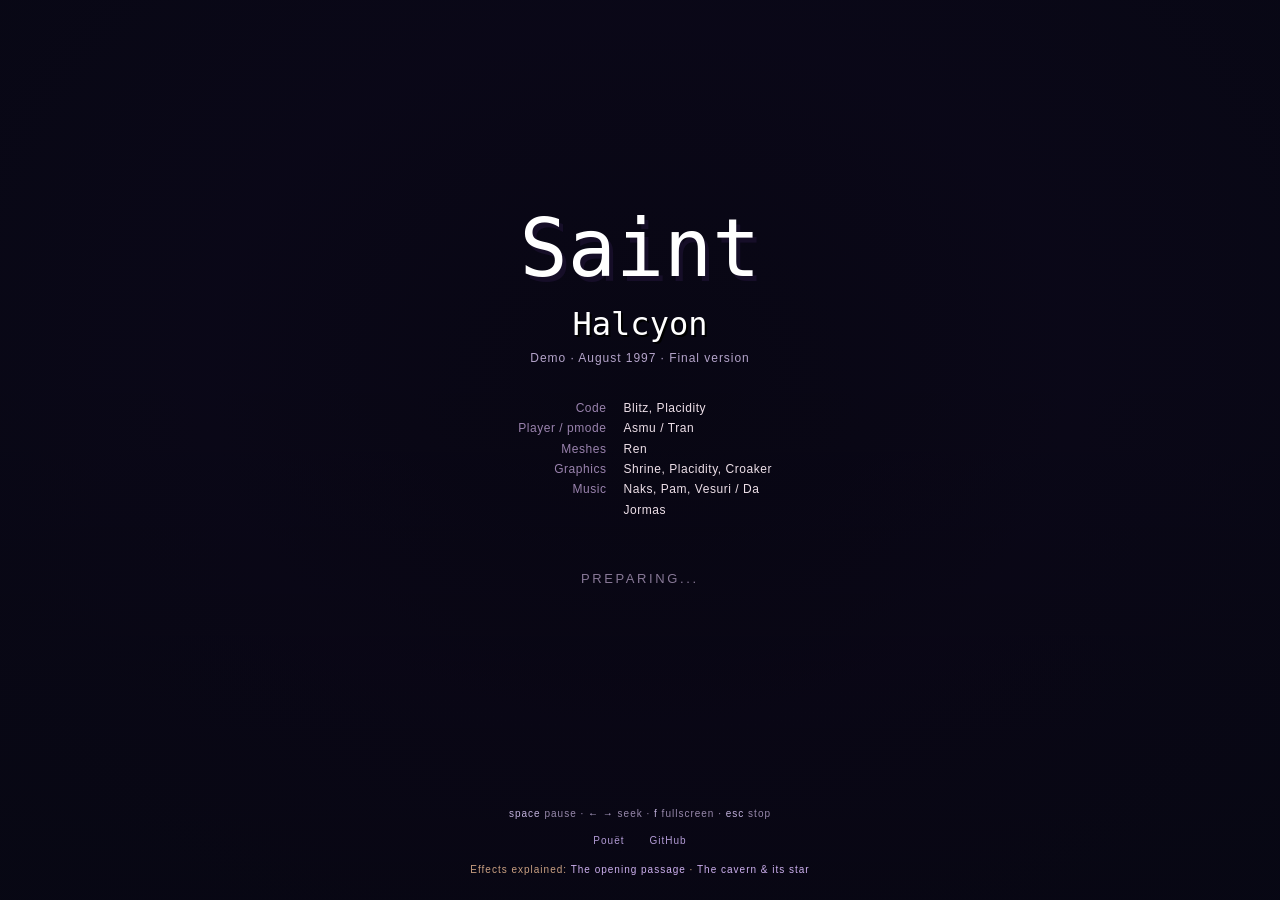
<file: index.html>
<!doctype html>
<html lang="en">
<head>
  <meta charset="utf-8">
  <meta name="viewport" content="width=device-width, initial-scale=1, viewport-fit=cover">
  <meta name="description" content="Saint by Halcyon. The August 1997 demo, running in your browser.">
  <title>Saint — Halcyon</title>
  <link rel="icon" href="data:,">
  <link rel="stylesheet" href="style.css">
</head>
<body>
  <main id="shell">
    <canvas id="screen" width="320" height="200" aria-label="Saint demo"></canvas>
    <section id="gate" aria-label="Saint">
      <canvas id="background" width="320" height="200" aria-hidden="true"></canvas>
      <div class="shade" aria-hidden="true"></div>
      <div class="gate-content">
        <h1><span>Saint</span></h1>
        <p class="group">Halcyon</p>
        <p class="meta">Demo · August 1997 · Final version</p>
        <dl class="credits">
          <div><dt>Code</dt><dd>Blitz, Placidity</dd></div>
          <div><dt>Player / pmode</dt><dd>Asmu / Tran</dd></div>
          <div><dt>Meshes</dt><dd>Ren</dd></div>
          <div><dt>Graphics</dt><dd>Shrine, Placidity, Croaker</dd></div>
          <div><dt>Music</dt><dd>Naks, Pam, Vesuri / Da Jormas</dd></div>
        </dl>
        <button id="start" class="start" type="button" disabled>Preparing<span class="dots" aria-hidden="true"></span></button>
      </div>
      <footer>
        <p><kbd>space</kbd> pause · <kbd>← →</kbd> seek · <kbd>f</kbd> fullscreen · <kbd>esc</kbd> stop</p>
  
  <nav aria-label="Production links">
          <a href="https://www.pouet.net/prod.php?which=296" target="_blank" rel="noopener noreferrer">Pouët</a>
          <a id="github" href="https://github.com/kdrapel/halcyon-saint">GitHub</a>
        </nav>
		
      <p class="effect-links">Effects explained: <a href="effects-explained/tunnel-explainer.html">The opening passage</a> · <a href="effects-explained/cavern-explainer.html">The cavern &amp; its star</a></p>
      </footer>
    </section>
    <div id="hud" hidden>
      <button id="pause" type="button">Pause</button>
      <button id="stop" type="button">Stop</button>
      <button id="backward" type="button" aria-label="Back 15 seconds">−15s</button>
      <button id="forward" type="button" aria-label="Forward 15 seconds">+15s</button>
      <input id="timeline" list="seek-marks" type="range" min="0" max="267" step="0.1" value="0" aria-label="Seek demo">
      <datalist id="seek-marks"></datalist>
      <output id="time">0:00</output>
      <button id="fullscreen" type="button">Fullscreen</button>
      <label class="stats-switch"><input id="stats-toggle" type="checkbox" role="switch" aria-controls="nerd-panel">Stats for nerds</label>
    </div>
    <div id="loading" hidden role="status" aria-live="polite"><span>Loading…</span></div>
    <section id="nerd-panel" hidden aria-label="Stats and live music player">
      <output id="stats" aria-label="Displayed frames per second">FPS: —</output>
      <div id="player-details"></div>
      <div id="tracker-title">Saint · S3M · 4 channels</div>
      <div class="tracker-scroll"><canvas id="tracker" width="670" height="202" aria-label="Live four-channel music tracker"></canvas></div>
    </section>
    <p id="status" role="status" aria-live="polite"></p>
  </main>
  <script type="module" src="app/app.mjs"></script>
</body>
</html>
</file>
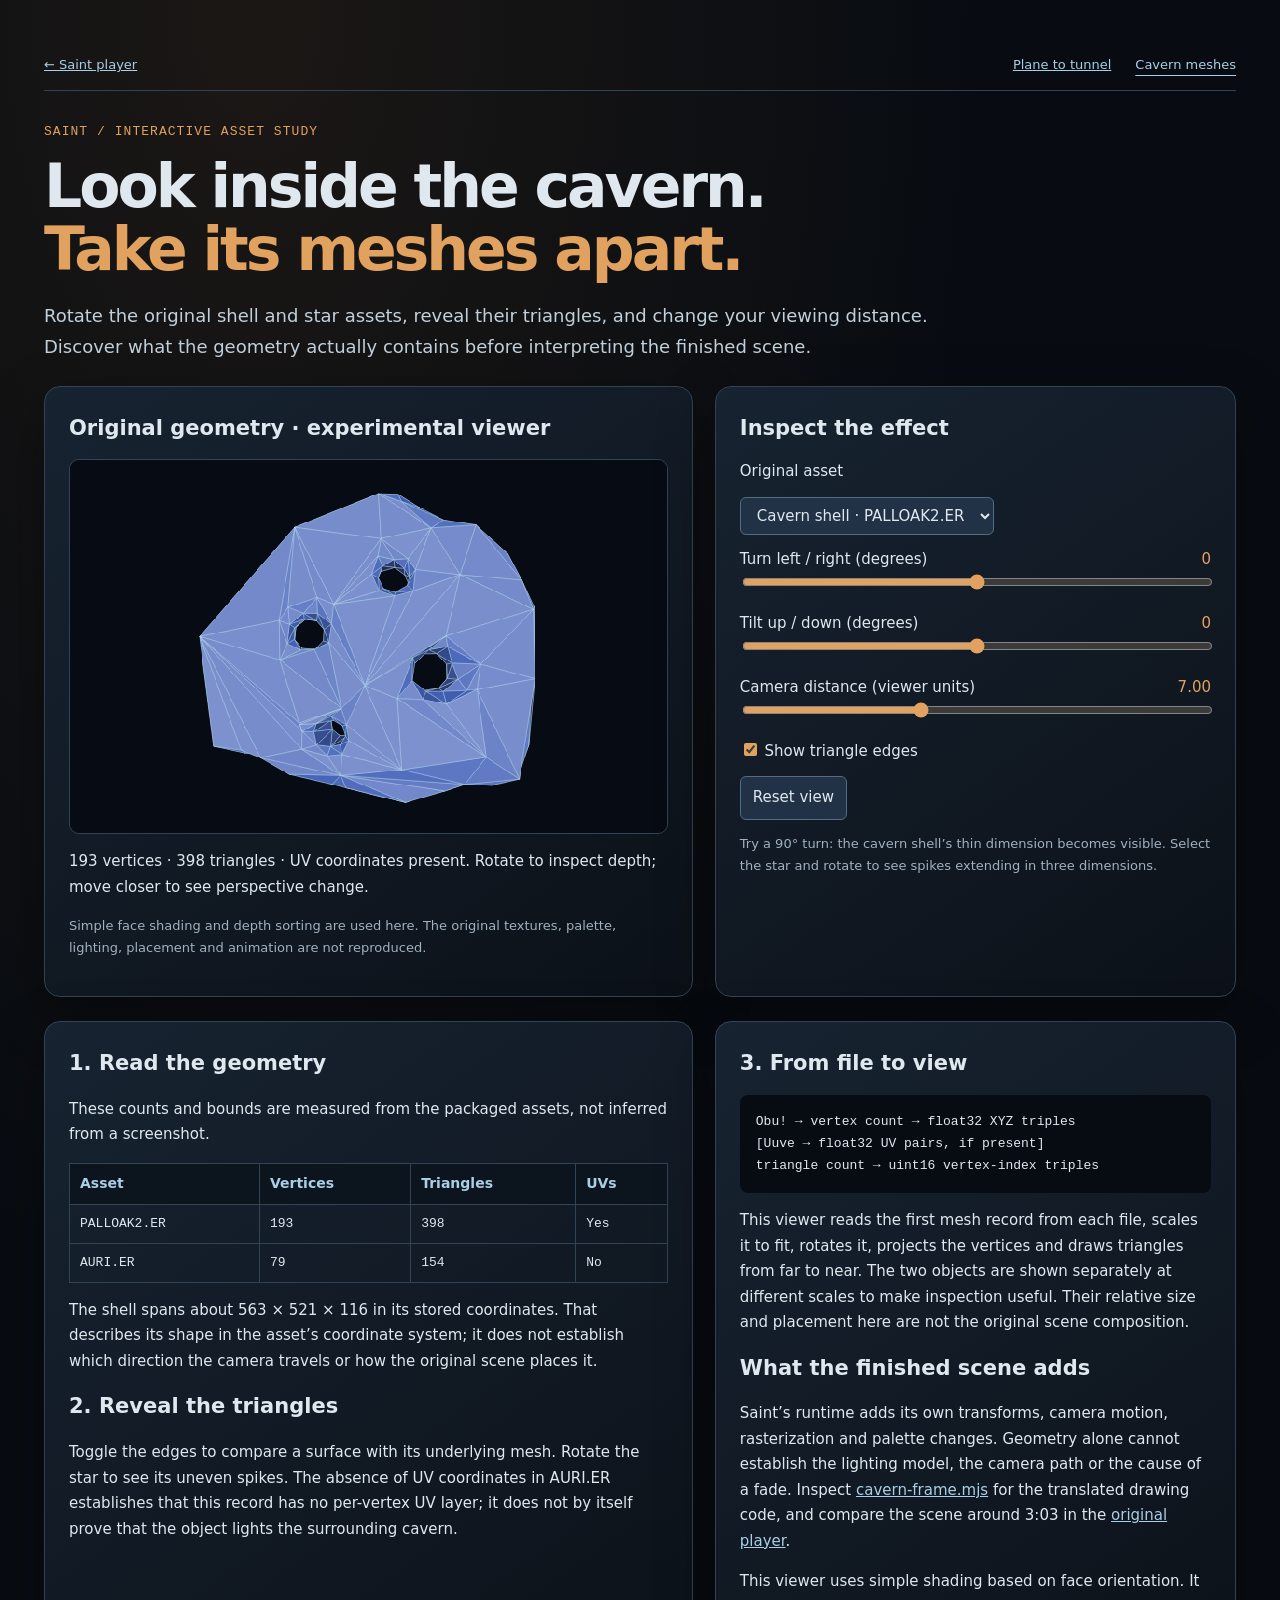
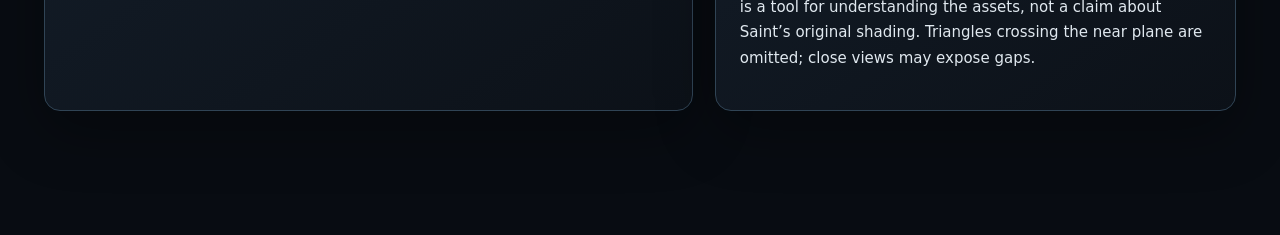
<file: effects-explained/cavern-explainer.html>
<!doctype html>
<html lang="en"><head><meta charset="utf-8"><meta name="viewport" content="width=device-width, initial-scale=1"><title>Saint — Cavern meshes</title><link rel="stylesheet" href="saint-theme.css"></head><body data-scene="cavern"><main><nav class="explanation-nav" aria-label="Effects explained"><a class="home" href="../index.html">← Saint player</a><a href="tunnel-explainer.html">Plane to tunnel</a><a href="cavern-explainer.html" aria-current="page">Cavern meshes</a></nav><div class="eyebrow">Saint / Interactive asset study</div><h1>Look inside the cavern.<br><span class="accent">Take its meshes apart.</span></h1><p class="lead">Rotate the original shell and star assets, reveal their triangles, and change your viewing distance. Discover what the geometry actually contains before interpreting the finished scene.</p>
<div class="layout"><section class="card"><h2>Original geometry · experimental viewer</h2><canvas id="lab" width="640" height="400" aria-label="Rotatable view of the original cavern or star mesh"></canvas><p id="observation" role="status">Loading original mesh assets…</p><p class="sub">Simple face shading and depth sorting are used here. The original textures, palette, lighting, placement and animation are not reproduced.</p></section><section class="card"><h2>Inspect the effect</h2><form id="controls"><label for="object">Original asset</label><select id="object"><option value="0">Cavern shell · PALLOAK2.ER</option><option value="1">Star · AURI.ER</option></select><label for="yaw">Turn left / right (degrees) <output></output><input id="yaw" type="range" min="-180" max="180" step="1" value="0"></label><label for="pitch">Tilt up / down (degrees) <output></output><input id="pitch" type="range" min="-180" max="180" step="1" value="0"></label><label for="distance">Camera distance (viewer units) <output></output><input id="distance" type="range" min="4" max="12" step="0.1" value="7"></label><label><input id="wire" type="checkbox" checked> Show triangle edges</label></form><button id="reset" type="button">Reset view</button><p class="sub">Try a 90° turn: the cavern shell’s thin dimension becomes visible. Select the star and rotate to see spikes extending in three dimensions.</p></section></div>
<div class="layout"><section class="card"><h2>1. Read the geometry</h2><p>These counts and bounds are measured from the packaged assets, not inferred from a screenshot.</p><table><tr><th>Asset</th><th>Vertices</th><th>Triangles</th><th>UVs</th></tr><tr><td>PALLOAK2.ER</td><td>193</td><td>398</td><td>Yes</td></tr><tr><td>AURI.ER</td><td>79</td><td>154</td><td>No</td></tr></table><p>The shell spans about 563 × 521 × 116 in its stored coordinates. That describes its shape in the asset’s coordinate system; it does not establish which direction the camera travels or how the original scene places it.</p><h2>2. Reveal the triangles</h2><p>Toggle the edges to compare a surface with its underlying mesh. Rotate the star to see its uneven spikes. The absence of UV coordinates in AURI.ER establishes that this record has no per-vertex UV layer; it does not by itself prove that the object lights the surrounding cavern.</p></section>
<section class="card"><h2>3. From file to view</h2><pre>Obu! → vertex count → float32 XYZ triples
[Uuve → float32 UV pairs, if present]
triangle count → uint16 vertex-index triples</pre><p>This viewer reads the first mesh record from each file, scales it to fit, rotates it, projects the vertices and draws triangles from far to near. The two objects are shown separately at different scales to make inspection useful. Their relative size and placement here are not the original scene composition.</p><h2>What the finished scene adds</h2><p>Saint’s runtime adds its own transforms, camera motion, rasterization and palette changes. Geometry alone cannot establish the lighting model, the camera path or the cause of a fade. Inspect <a href="../runtime/generated/cavern-frame.mjs">cavern-frame.mjs</a> for the translated drawing code, and compare the scene around 3:03 in the <a href="../index.html">original player</a>.</p><p>This viewer uses simple shading based on face orientation. It is a tool for understanding the assets, not a claim about Saint’s original shading. Triangles crossing the near plane are omitted; close views may expose gaps.</p></section></div><noscript><p>Enable JavaScript to use the interactive experiment.</p></noscript><script type="module" src="lab.mjs"></script></main></body></html>
</file>
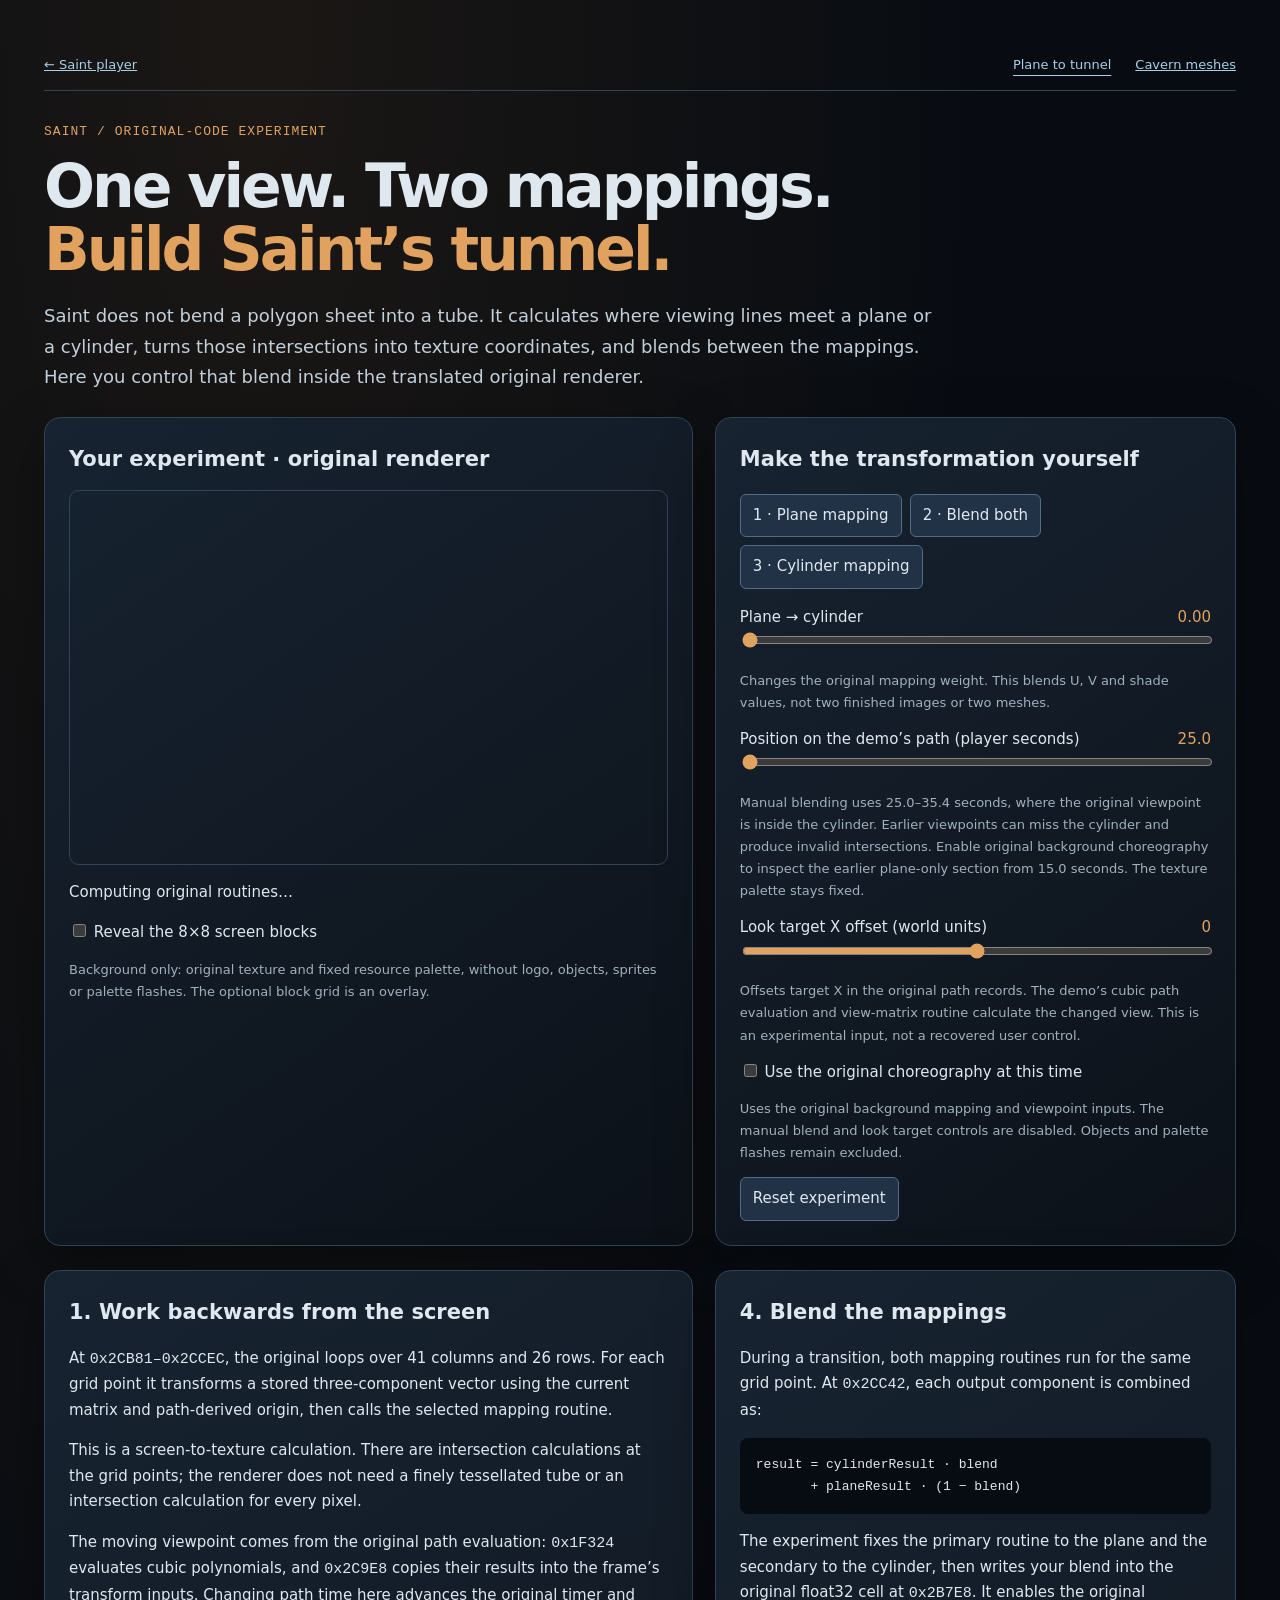
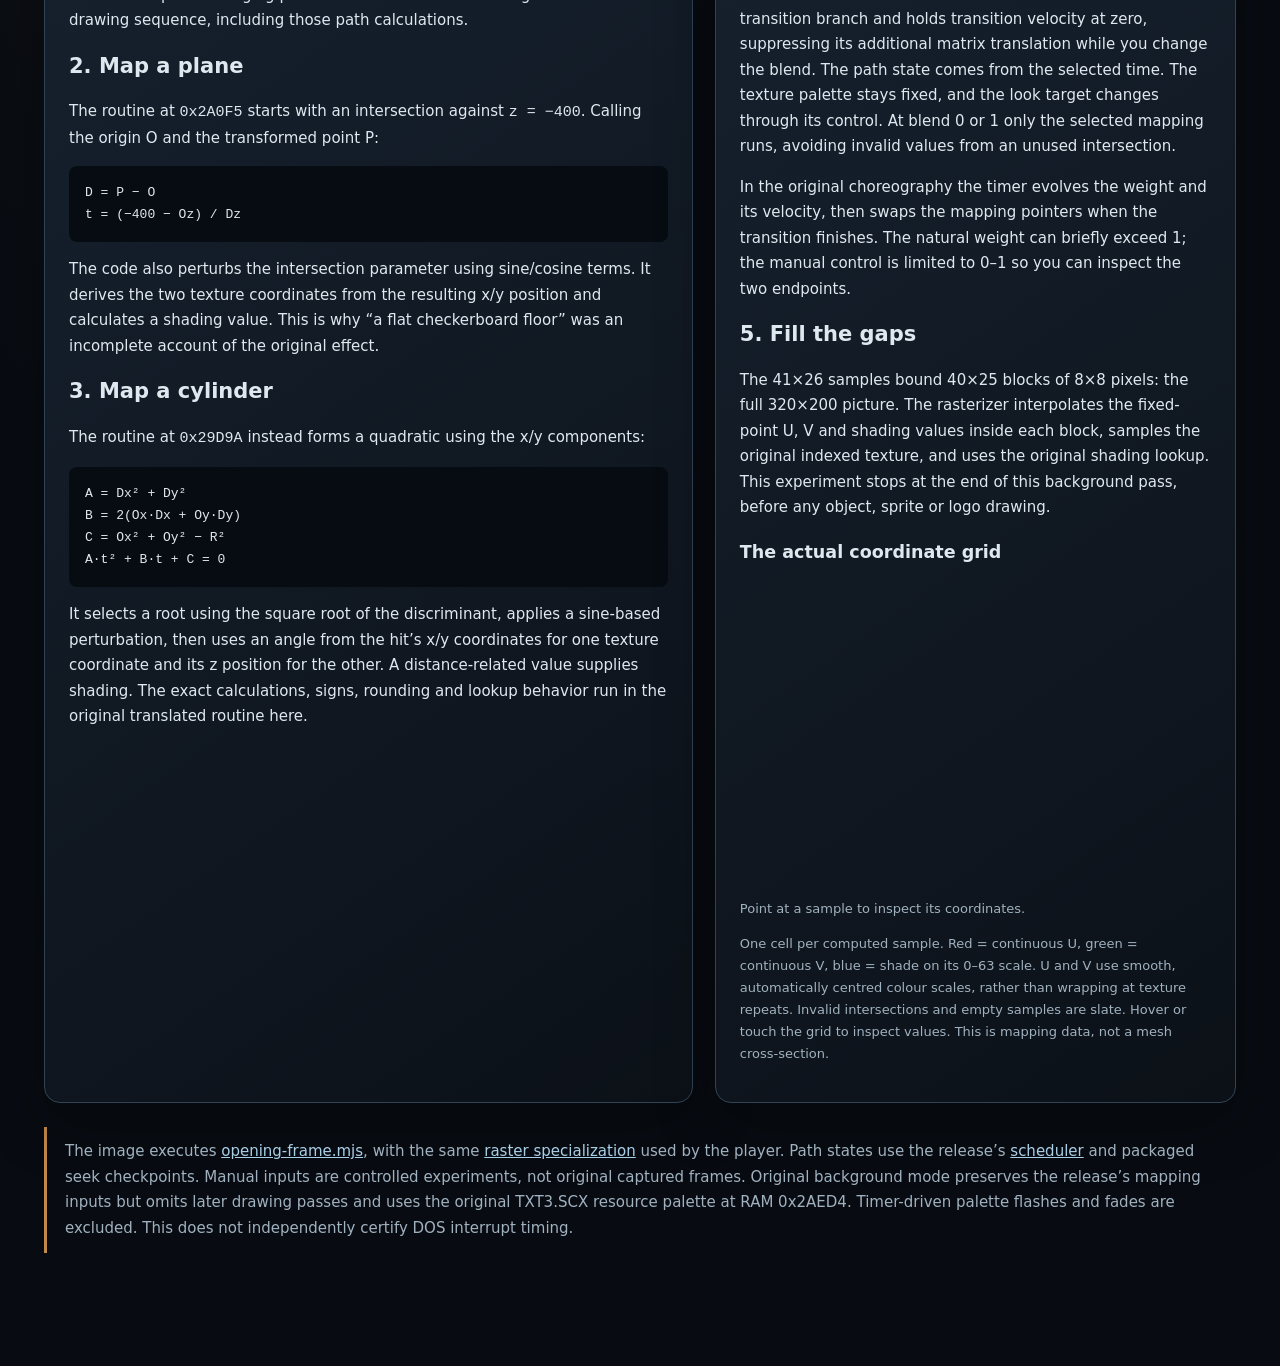
<file: effects-explained/tunnel-explainer.html>
<!doctype html>
<html lang="en">
<head><meta charset="utf-8"><meta name="viewport" content="width=device-width, initial-scale=1"><title>Saint — The actual plane-to-tunnel mapping</title><link rel="stylesheet" href="saint-theme.css"></head>
<body data-scene="passage"><main>
<nav class="explanation-nav" aria-label="Effects explained"><a class="home" href="../index.html">← Saint player</a><a href="tunnel-explainer.html" aria-current="page">Plane to tunnel</a><a href="cavern-explainer.html">Cavern meshes</a></nav>
<div class="eyebrow">Saint / Original-code experiment</div>
<h1>One view. Two mappings.<br><span class="accent">Build Saint’s tunnel.</span></h1>
<p class="lead">Saint does not bend a polygon sheet into a tube. It calculates where viewing lines meet a plane or a cylinder, turns those intersections into texture coordinates, and blends between the mappings. Here you control that blend inside the translated original renderer.</p>
<div class="layout">
<section class="card"><h2>Your experiment · original renderer</h2>
<canvas id="lab" width="640" height="400" aria-label="Original Saint renderer with user-controlled mapping inputs"></canvas>
<p id="state" role="status">Loading original machine state…</p>
<label><input id="grid" type="checkbox"> Reveal the 8×8 screen blocks</label>
<p class="sub">Background only: original texture and fixed resource palette, without logo, objects, sprites or palette flashes. The optional block grid is an overlay.</p>
<p id="measured" class="sub"></p>
</section>
<section class="card"><h2>Make the transformation yourself</h2>
<form id="controls">
<div class="presets"><button type="button" data-mix="0">1 · Plane mapping</button><button type="button" data-mix=".5">2 · Blend both</button><button type="button" data-mix="1">3 · Cylinder mapping</button></div>
<label for="mix">Plane → cylinder <output></output><input id="mix" type="range" min="0" max="1" step=".01" value="0"></label>
<p class="sub">Changes the original mapping weight. This blends U, V and shade values, not two finished images or two meshes.</p>
<label for="phase">Position on the demo’s path (player seconds) <output></output><input id="phase" type="range" min="25" max="35.4" step=".1" value="25"></label>
<p class="sub">Manual blending uses 25.0–35.4 seconds, where the original viewpoint is inside the cylinder. Earlier viewpoints can miss the cylinder and produce invalid intersections. Enable original background choreography to inspect the earlier plane-only section from 15.0 seconds. The texture palette stays fixed.</p>
<label for="turn">Look target X offset (world units) <output></output><input id="turn" type="range" min="-2" max="2" step=".01" value="0"></label>
<p class="sub">Offsets target X in the original path records. The demo’s cubic path evaluation and view-matrix routine calculate the changed view. This is an experimental input, not a recovered user control.</p>
<label><input id="original" type="checkbox"> Use the original choreography at this time</label>
<p class="sub">Uses the original background mapping and viewpoint inputs. The manual blend and look target controls are disabled. Objects and palette flashes remain excluded.</p>
</form><button id="reset" type="button">Reset experiment</button>
</section></div>
<div class="layout">
<section class="card"><h2>1. Work backwards from the screen</h2>
<p>At <code>0x2CB81–0x2CCEC</code>, the original loops over 41 columns and 26 rows. For each grid point it transforms a stored three-component vector using the current matrix and path-derived origin, then calls the selected mapping routine.</p>
<p>This is a screen-to-texture calculation. There are intersection calculations at the grid points; the renderer does not need a finely tessellated tube or an intersection calculation for every pixel.</p>
<p>The moving viewpoint comes from the original path evaluation: <code>0x1F324</code> evaluates cubic polynomials, and <code>0x2C9E8</code> copies their results into the frame’s transform inputs. Changing path time here advances the original timer and drawing sequence, including those path calculations.</p>
<h2>2. Map a plane</h2>
<p>The routine at <code>0x2A0F5</code> starts with an intersection against <code>z = −400</code>. Calling the origin O and the transformed point P:</p>
<pre>D = P − O
t = (−400 − Oz) / Dz</pre>
<p>The code also perturbs the intersection parameter using sine/cosine terms. It derives the two texture coordinates from the resulting x/y position and calculates a shading value. This is why “a flat checkerboard floor” was an incomplete account of the original effect.</p>
<h2>3. Map a cylinder</h2>
<p>The routine at <code>0x29D9A</code> instead forms a quadratic using the x/y components:</p>
<pre>A = Dx² + Dy²
B = 2(Ox·Dx + Oy·Dy)
C = Ox² + Oy² − R²
A·t² + B·t + C = 0</pre>
<p>It selects a root using the square root of the discriminant, applies a sine-based perturbation, then uses an angle from the hit’s x/y coordinates for one texture coordinate and its z position for the other. A distance-related value supplies shading. The exact calculations, signs, rounding and lookup behavior run in the original translated routine here.</p>
</section>
<section class="card"><h2>4. Blend the mappings</h2>
<p>During a transition, both mapping routines run for the same grid point. At <code>0x2CC42</code>, each output component is combined as:</p>
<pre>result = cylinderResult · blend
       + planeResult · (1 − blend)</pre>
<p>The experiment fixes the primary routine to the plane and the secondary to the cylinder, then writes your blend into the original float32 cell at <code>0x2B7E8</code>. It enables the original transition branch and holds transition velocity at zero, suppressing its additional matrix translation while you change the blend. The path state comes from the selected time. The texture palette stays fixed, and the look target changes through its control. At blend 0 or 1 only the selected mapping runs, avoiding invalid values from an unused intersection.</p>
<p>In the original choreography the timer evolves the weight and its velocity, then swaps the mapping pointers when the transition finishes. The natural weight can briefly exceed 1; the manual control is limited to 0–1 so you can inspect the two endpoints.</p>
<h2>5. Fill the gaps</h2>
<p>The 41×26 samples bound 40×25 blocks of 8×8 pixels: the full 320×200 picture. The rasterizer interpolates the fixed-point U, V and shading values inside each block, samples the original indexed texture, and uses the original shading lookup. This experiment stops at the end of this background pass, before any object, sprite or logo drawing.</p>
<h3>The actual coordinate grid</h3>
<canvas id="coordinates" width="410" height="260" aria-label="Computed 41 by 26 mapping grid, with U in red, V in green and shade in blue"></canvas>
<p id="grid-status" class="sub"></p><p id="grid-sample" class="sub">Point at a sample to inspect its coordinates.</p>
<p class="sub">One cell per computed sample. Red = continuous U, green = continuous V, blue = shade on its 0–63 scale. U and V use smooth, automatically centred colour scales, rather than wrapping at texture repeats. Invalid intersections and empty samples are slate. Hover or touch the grid to inspect values. This is mapping data, not a mesh cross-section.</p>
</section></div>
<p class="review-note">The image executes <a href="../runtime/generated/opening-frame.mjs">opening-frame.mjs</a>, with the same <a href="../runtime/opening-raster.mjs">raster specialization</a> used by the player. Path states use the release’s <a href="../runtime/sequence.mjs">scheduler</a> and packaged seek checkpoints. Manual inputs are controlled experiments, not original captured frames. Original background mode preserves the release’s mapping inputs but omits later drawing passes and uses the original TXT3.SCX resource palette at RAM 0x2AED4. Timer-driven palette flashes and fades are excluded. This does not independently certify DOS interrupt timing.</p>
<noscript><p>Enable JavaScript to use the original-code experiment.</p></noscript>
<script type="module" src="tunnel-lab.mjs"></script>
</main></body></html>
</file>
<file: style.css>
:root { color-scheme: dark; background: #080815; color: #f2e6ee; font: 13px/1.7 Arial, Helvetica, sans-serif; }
* { box-sizing: border-box; }
html, body { width: 100%; height: 100%; margin: 0; overflow: hidden; }
button, input { font: inherit; }
button, a, input { -webkit-tap-highlight-color: transparent; }
button, a { touch-action: manipulation; }
button:focus-visible, a:focus-visible, input:focus-visible { outline: 1px solid #f0a077; outline-offset: 7px; }
#shell { position: fixed; inset: 0; background: #000; }
#screen { position: absolute; inset: 0; display: block; width: 100%; height: 100%; object-fit: contain; image-rendering: pixelated; background: #000; }
#gate { position: absolute; inset: 0; z-index: 2; overflow-y: auto; text-align: center; background: #080815; transition: opacity .35s ease, visibility .35s; }
#gate.hidden { opacity: 0; visibility: hidden; pointer-events: none; }
#background { position: fixed; inset: 0; width: 100%; height: 100%; object-fit: cover; image-rendering: pixelated; opacity: .47; }
.shade { position: fixed; inset: 0; background: radial-gradient(ellipse at 50% 42%, #100b2455 0%, #100b2480 48%, #080815ed 100%), linear-gradient(0deg, #000b, transparent 60%); }
.gate-content { position: relative; min-height: calc(100svh - 100px); display: flex; flex-direction: column; justify-content: center; align-items: center; padding: 40px 20px 24px; }
h1 { margin: 0; font: 80px/.82 monospace, monospace; font-weight: normal; color: #fff; text-shadow: 4px 5px 0 #160e28; }
h1 span { display: block; }
h1 span + span { margin-top: 9px; }
.bitmap-text { display: block; height: auto; image-rendering: pixelated; image-rendering: crisp-edges; }
h1 .bitmap-text { filter: drop-shadow(4px 5px 0 #160e28); }
.group .bitmap-text { filter: drop-shadow(2px 2px 0 #000); }
.group { margin: 27px 0 0; color: #fff; font: 32px/1 monospace, monospace; text-shadow: 2px 2px 0 #000; }
.meta { margin: 8px 0 0; color: #b4a4ca; font-size: 12px; letter-spacing: .08em; }
.credits { margin: 29px 0 0; font-size: 12px; color: #c4b5d5; letter-spacing: .045em; }
.credits div { display: grid; grid-template-columns: 105px 155px; gap: 17px; }
.credits dt { color: #9a83ae; text-align: right; }
.credits dd { margin: 0; text-align: left; color: #eee0e9; }
.start { position: relative; margin-top: 38px; padding: 10px 16px; border: 0; background: none; color: #f2d4bc; letter-spacing: .2em; text-transform: uppercase; cursor: pointer; text-decoration: underline; text-underline-offset: 8px; text-decoration-thickness: 1px; }
.start:hover { color: #ffad78; }
.start:disabled { color: #887997; cursor: progress; text-decoration: none; }
.dots { display: inline-block; width: 19px; text-align: left; }
.dots::after { content: '...'; animation: dots 1.1s steps(4,end) infinite; display: inline-block; overflow: hidden; vertical-align: bottom; }
@keyframes dots { from { width: 0; } to { width: 19px; } }
footer { position: relative; padding: 5px 20px max(20px, env(safe-area-inset-bottom)); color: #9889ac; font-size: 10px; letter-spacing: .1em; }
footer p { margin: 0 0 10px; }
footer .effect-links { margin: 12px 0 0; color: #cba182; }
footer .effect-links a { color: #cdb0ef; }
kbd { color: #c1b1dc; font: inherit; }
nav { display: flex; justify-content: center; gap: 25px; }
a { color: #b29bd5; text-decoration: none; }
a:hover { color: #ffd1af; }
#status { position: absolute; z-index: 4; top: max(15px, env(safe-area-inset-top)); left: 20px; right: 20px; margin: 0; color: #ead5f2; text-align: center; font-size: 12px; text-shadow: 0 1px 5px #000; pointer-events: none; }
#status:empty { display: none; }
#hud { position: absolute; z-index: 3; bottom: max(15px, env(safe-area-inset-bottom)); left: 50%; transform: translateX(-50%); display: flex; align-items: center; gap: 12px; width: min(800px, calc(100% - 28px)); padding: 12px 15px; border: 1px solid #b299d840; border-radius: 5px; background: #110d22e8; opacity: 0; transition: opacity .2s; }
#hud[hidden], [hidden] { display: none !important; }
#shell:hover #hud, #hud:focus-within, #hud.visible { opacity: 1; }
#shell:fullscreen #hud { display: none !important; }
#hud button { border: 0; background: none; padding: 5px; color: #e7dcef; cursor: pointer; white-space: nowrap; font-size: 12px; }
#timeline { min-width: 25px; flex: 1; accent-color: #ed9867; cursor: pointer; }
#time { color: #ac9bc7; font-size: 11px; font-variant-numeric: tabular-nums; white-space: nowrap; }
@media(max-width:600px) { h1 { font-size: 48px; } .group { font-size: 24px; } .gate-content { padding-top: 35px; } #hud { gap: 8px; padding: 8px; } #fullscreen { display:none; } }
@media(max-width:370px) { h1 { font-size: 40px; } .meta { font-size: 10px; } }
@media(max-height:560px) { h1 { font-size: 48px; } .group { margin-top: 18px; font-size: 24px; } .credits { margin-top: 15px; } .start { margin-top: 16px; } .gate-content { min-height: calc(100svh - 74px); padding: 18px; } footer { padding-bottom: 10px; } }
@media(prefers-reduced-motion:reduce) { *, *::after { animation: none !important; transition: none !important; } }

#hud button:hover { color: #ffad78; }
.stats-switch { display:flex;align-items:center;gap:6px;color:#c4b5d5;font-size:11px;white-space:nowrap;cursor:pointer; }
#loading { position:absolute;inset:0;z-index:5;display:grid;place-items:center;background:#080815a8;color:#f2e6ee;font:16px/1.5 Arial,sans-serif;pointer-events:none; }
#loading span { padding:16px 26px;border:1px solid #b299d850;border-radius:5px;background:#110d22ed; }
.stats-switch input { appearance:none;width:28px;height:16px;flex-shrink:0;border-radius:9px;background:#50435e;position:relative;cursor:pointer; }
.stats-switch input::after { content:"";position:absolute;width:12px;height:12px;top:2px;left:2px;background:#eee0e9;border-radius:50%;transition:transform .15s; }
.stats-switch input:checked { background:#b47b59; }
.stats-switch input:checked::after { transform:translateX(12px); }
#nerd-panel { position:absolute;z-index:4;top:14px;right:18px;width:min(688px,calc(100% - 36px));padding:8px;background:#110d22ef;border:1px solid #b299d866;border-radius:4px;pointer-events:none; }
#stats { display:block;color:#f2e6ee;font:12px/1.5 monospace;font-variant-numeric:tabular-nums; }
#player-details,#tracker-title { color:#b4a4ca;font:10px/1.6 monospace;white-space:nowrap;overflow:hidden;text-overflow:ellipsis; }
#tracker-title { margin:5px 0 4px; }
.tracker-scroll { overflow-x:auto;pointer-events:auto; }
#tracker { display:block;width:100%;min-width:560px;height:auto; }
@media(max-width:600px) { .stats-switch { font-size:10px; } #hud { flex-wrap:wrap; } }
</file>
<file: effects-explained/saint-theme.css>
:root{color-scheme:dark;--bg:#080c12;--panel:#101923;--line:#304455;--ink:#e0e8ef;--muted:#a0b1bf;--accent:#e2a25f;--accent2:#a9cfe7}
*{box-sizing:border-box}
body{margin:0;background:radial-gradient(ellipse at 20% 0%,#2e231880,transparent 50%),var(--bg);color:var(--ink);font:15px/1.7 system-ui,sans-serif}
main{max-width:1240px;margin:auto;padding:40px 24px 100px}
a{color:var(--accent2)}a:hover{color:white}
.explanation-nav{display:flex;gap:24px;flex-wrap:wrap;border-bottom:1px solid var(--line);padding:14px 0;margin-bottom:30px;font-size:13px}
.home{margin-right:auto}
[aria-current=page]{text-decoration:underline;text-underline-offset:6px}
.eyebrow,.tag,code,pre{font-family:ui-monospace,Consolas,monospace}
.eyebrow{text-transform:uppercase;letter-spacing:.08em;color:var(--accent);font-size:13px}
h1{font-size:clamp(34px,5.2vw,60px);line-height:1.05;letter-spacing:-.05em;margin:12px 0 20px}
h1 .accent{color:var(--accent)}
.lead{max-width:900px;font-size:18px;color:#c2d0db}
.meta{display:flex;gap:10px;flex-wrap:wrap;margin:24px 0 32px}
.tag{border:1px solid var(--line);border-radius:99px;padding:6px 14px;font-size:12px}
.layout{display:grid;grid-template-columns:1.22fr .98fr;gap:22px;margin:24px 0}
.card{min-width:0;background:linear-gradient(145deg,#172331,#0c1118);border:1px solid var(--line);border-radius:16px;padding:24px;box-shadow:0 20px 60px #0005}
.card h2{font-size:21px;margin:0 0 12px}
.sub,figcaption{color:var(--muted);font-size:13px}
.screen-container{background:#03070b;padding:12px;border:1px solid var(--line);border-radius:12px}
canvas{display:block;width:100%;height:auto;image-rendering:pixelated}
#lab{border:1px solid var(--line);border-radius:10px}
#cross{background:#070b14;border-radius:10px}
.presets{display:flex;flex-wrap:wrap;gap:8px;margin:16px 0}
label output{float:right;color:var(--accent);font-variant-numeric:tabular-nums}
select{max-width:100%}
input[type=checkbox]{accent-color:var(--accent)}
label{display:block;margin:12px 0}
input[type=range]{width:100%;accent-color:#e2a25f}
button,select{background:#213246;color:var(--ink);border:1px solid #526d83;border-radius:6px;padding:8px 12px;font:inherit}
button{cursor:pointer}
pre{overflow:auto;background:#070c12;padding:16px;border-radius:8px;font-size:13px}
table{border-collapse:collapse;width:100%;font-size:14px;margin:10px 0}
th,td{border:1px solid var(--line);padding:8px 10px;text-align:left}
th{color:var(--accent2);font-weight:600;background:#0c141d}
td{font-family:ui-monospace,Consolas,monospace;font-size:13px}
.review-note{border-left:3px solid #c08a4a;padding:12px 18px;color:var(--muted)}
.flow-grid{display:grid;grid-template-columns:repeat(4,1fr);gap:12px}
.flow-grid div{padding:16px;background:#172331;border:1px solid var(--line);border-radius:10px}
.flow-grid b{display:block;color:var(--accent)}
a:focus-visible,button:focus-visible,input:focus-visible,select:focus-visible{outline:2px solid white;outline-offset:4px}
@media(max-width:800px){.layout{grid-template-columns:1fr}.flow-grid{grid-template-columns:1fr 1fr}main{padding:20px 14px 60px}}
@media(prefers-reduced-motion:reduce){*{scroll-behavior:auto}}
</file>
